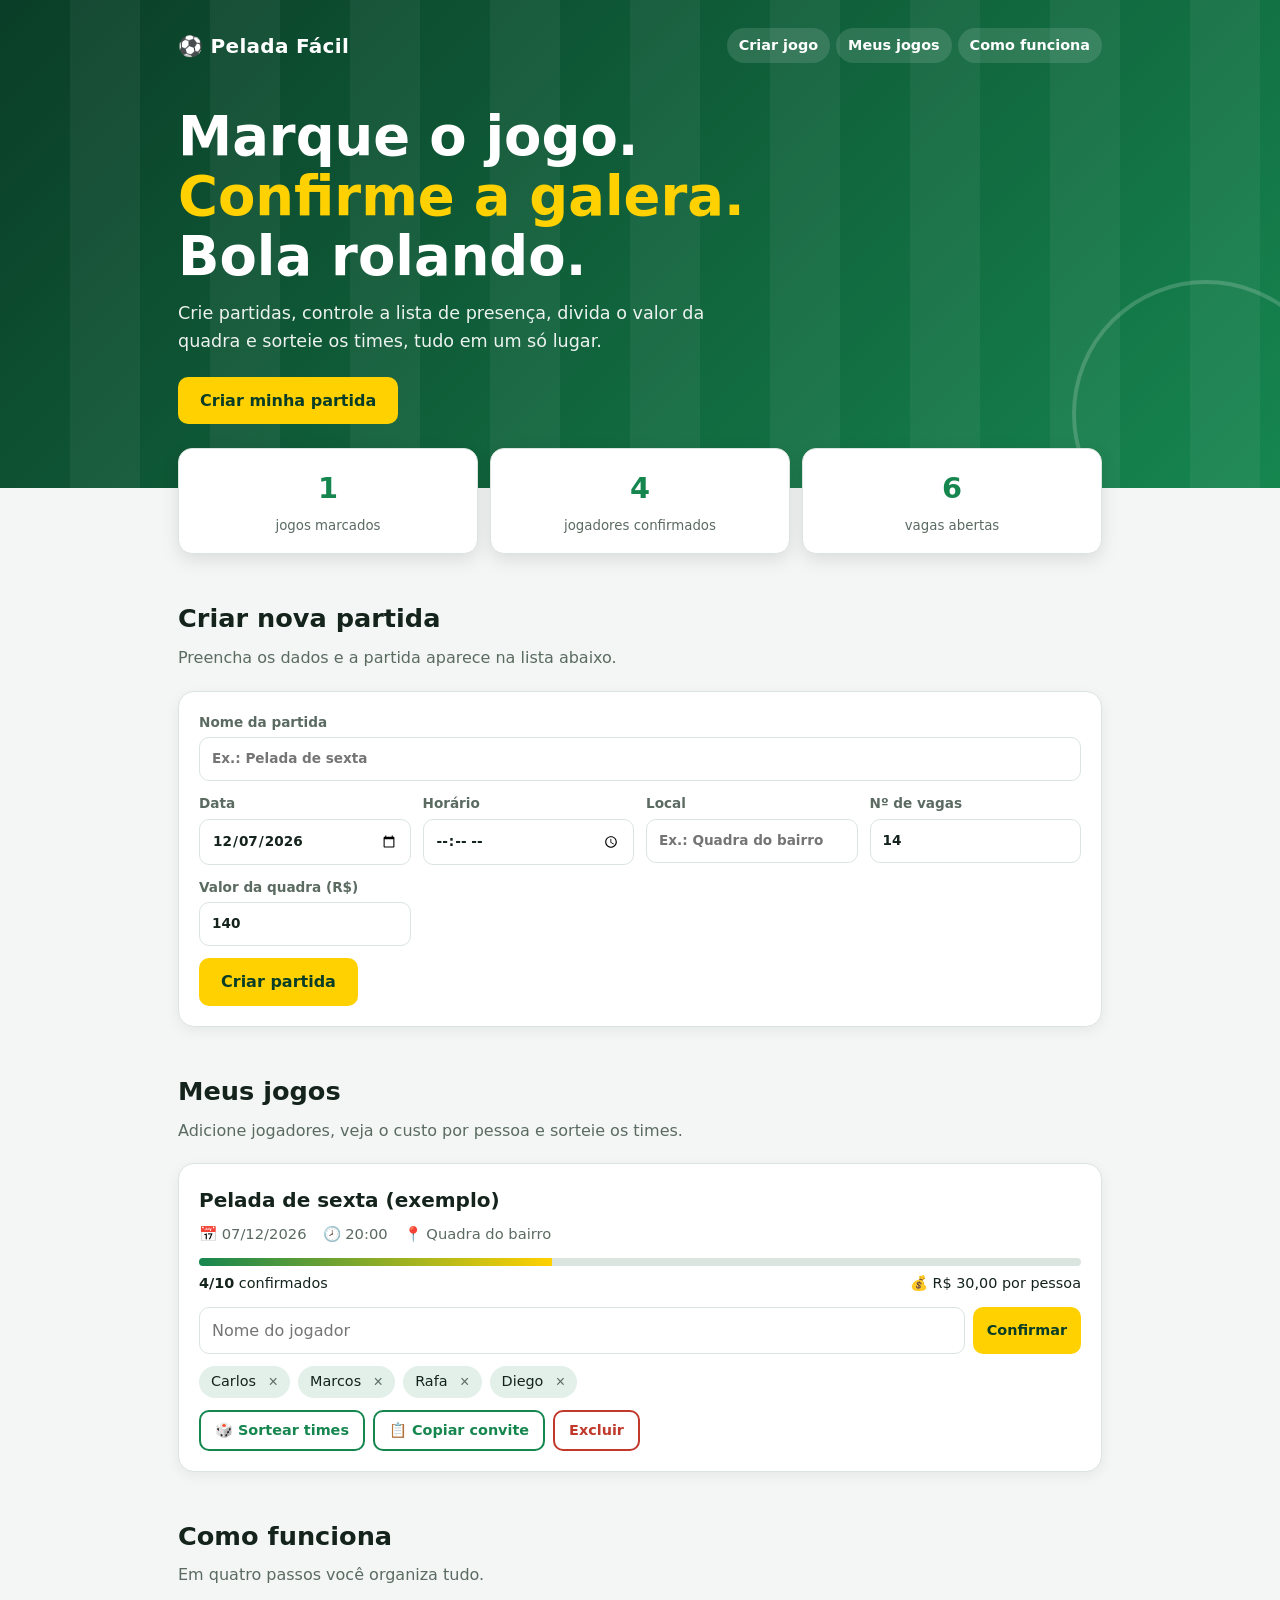
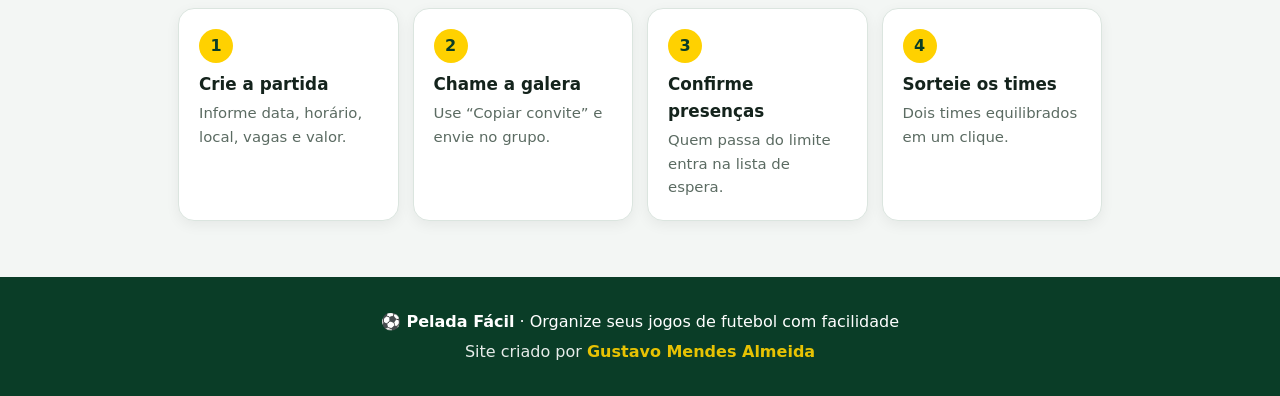
<file: HTML/projeto-web/index.html>
<!DOCTYPE html>
<html lang="pt-BR">
<head>
<meta charset="UTF-8">
<meta name="viewport" content="width=device-width, initial-scale=1, viewport-fit=cover">
<title>Pelada Fácil · Organize seus jogos de futebol</title>
<link rel="stylesheet" href="style.css">
</head>
<body>
<header class="hero">
  <div class="wrap">
    <div class="top"><div class="logo">⚽ Pelada Fácil</div>
      <nav><a href="#criar">Criar jogo</a><a href="#jogos">Meus jogos</a><a href="#como">Como funciona</a></nav></div>
    <h1>Marque o jogo. <span>Confirme a galera.</span> Bola rolando.</h1>
    <p>Crie partidas, controle a lista de presença, divida o valor da quadra e sorteie os times, tudo em um só lugar.</p>
    <a class="btn" href="#criar">Criar minha partida</a>
  </div>
</header>

<main class="wrap">
  <div class="stats">
    <div class="stat"><b id="sJogos">0</b><small>jogos marcados</small></div>
    <div class="stat"><b id="sJog">0</b><small>jogadores confirmados</small></div>
    <div class="stat"><b id="sVagas">0</b><small>vagas abertas</small></div>
  </div>

  <section id="criar">
    <h2>Criar nova partida</h2>
    <p class="sub">Preencha os dados e a partida aparece na lista abaixo.</p>
    <form class="card grid" id="form">
      <div class="full"><label>Nome da partida<input id="nome" required maxlength="40" placeholder="Ex.: Pelada de sexta"></label></div>
      <label>Data<input type="date" id="data" required></label>
      <label>Horário<input type="time" id="hora" required></label>
      <label>Local<input id="local" required maxlength="50" placeholder="Ex.: Quadra do bairro"></label>
      <label>Nº de vagas<input type="number" id="vagas" min="2" max="40" value="14" required></label>
      <label>Valor da quadra (R$)<input type="number" id="valor" min="0" step="0.01" value="140"></label>
      <div class="full"><button class="btn" type="submit">Criar partida</button></div>
    </form>
  </section>

  <section id="jogos">
    <h2>Meus jogos</h2>
    <p class="sub">Adicione jogadores, veja o custo por pessoa e sorteie os times.</p>
    <div id="lista"></div>
  </section>

  <section id="como">
    <h2>Como funciona</h2>
    <p class="sub">Em quatro passos você organiza tudo.</p>
    <div class="passos">
      <div class="card passo"><span class="n">1</span><h3>Crie a partida</h3><p>Informe data, horário, local, vagas e valor.</p></div>
      <div class="card passo"><span class="n">2</span><h3>Chame a galera</h3><p>Use “Copiar convite” e envie no grupo.</p></div>
      <div class="card passo"><span class="n">3</span><h3>Confirme presenças</h3><p>Quem passa do limite entra na lista de espera.</p></div>
      <div class="card passo"><span class="n">4</span><h3>Sorteie os times</h3><p>Dois times equilibrados em um clique.</p></div>
    </div>
  </section>
</main>

<footer>
  <p><strong>⚽ Pelada Fácil</strong> · Organize seus jogos de futebol com facilidade</p>
  <p class="cred">Site criado por <strong>Gustavo Mendes Almeida</strong></p>
</footer>

<script src="script.js"></script>
</body>
</html>
</file>
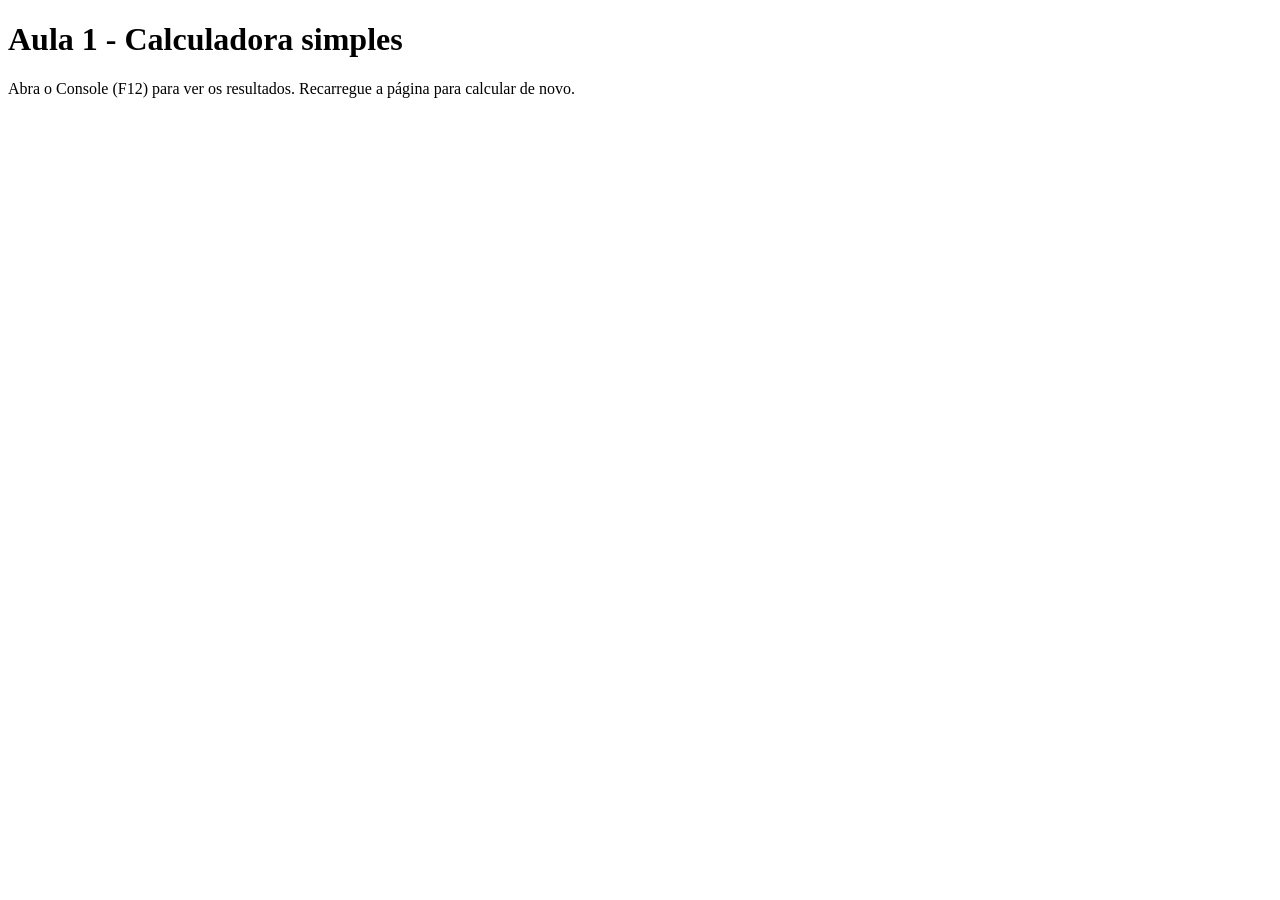
<file: JAVASCRIPT1/aula01/index.html>
<!DOCTYPE html>
<html lang="pt-BR">
<head>
  <meta charset="UTF-8">
  <title>Aula 1 - Calculadora simples</title>
</head>
<body>
  <h1>Aula 1 - Calculadora simples</h1>
  <p>Abra o Console (F12) para ver os resultados. Recarregue a página para calcular de novo.</p>
  <script src="script.js"></script>
</body>
</html>
</file>
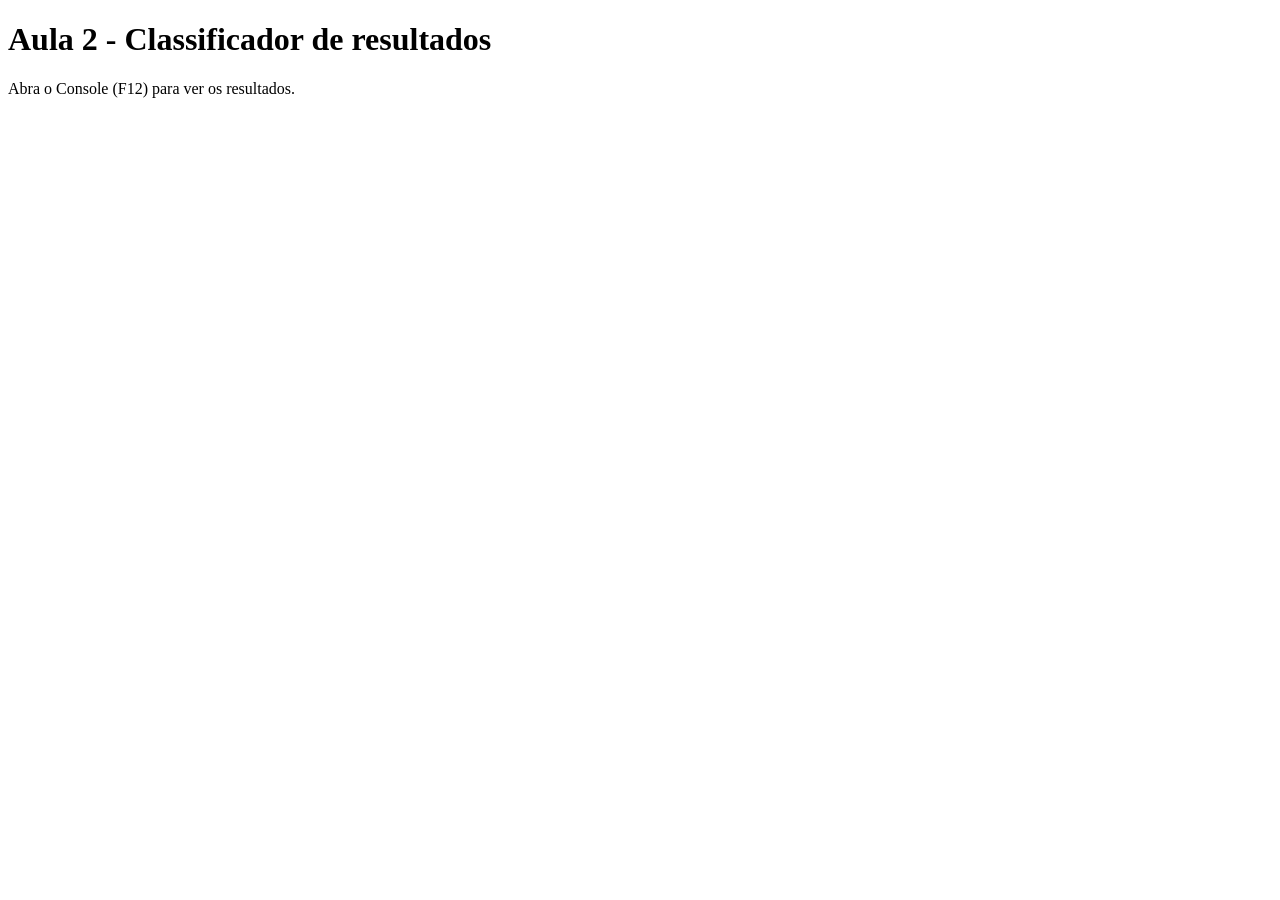
<file: JAVASCRIPT1/aula02/index.html>
<!DOCTYPE html>
<html lang="pt-BR">
<head>
  <meta charset="UTF-8">
  <title>Aula 2 - Classificador de resultados</title>
</head>
<body>
  <h1>Aula 2 - Classificador de resultados</h1>
  <p>Abra o Console (F12) para ver os resultados.</p>
  <script src="script.js"></script>
</body>
</html>
</file>
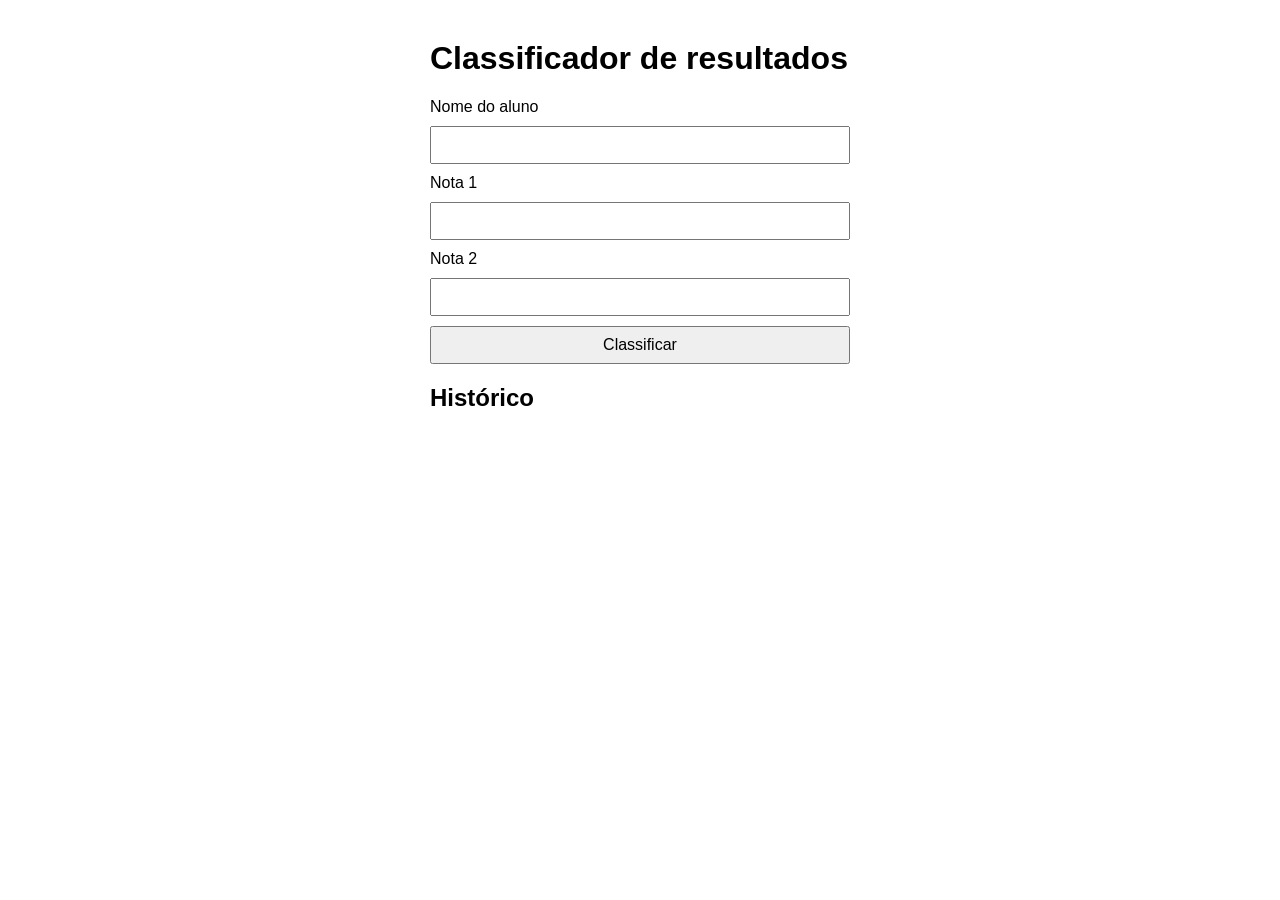
<file: JAVASCRIPT1/aula03/index.html>
<!DOCTYPE html>
<html lang="pt-BR">
<head>
  <meta charset="UTF-8">
  <meta name="viewport" content="width=device-width, initial-scale=1">
  <title>Aula 3 - Classificador de resultados</title>
  <style>
    body { font-family: Arial, sans-serif; max-width: 420px; margin: 40px auto; padding: 0 16px; }
    label, input, button { display: block; width: 100%; box-sizing: border-box; margin-top: 10px; }
    input, button { padding: 8px; font-size: 1rem; }
    #mensagem { margin-top: 16px; padding: 10px; border-radius: 6px; display: none; }
    .aprovado { background: #d4edda; color: #155724; }
    .recuperacao { background: #fff3cd; color: #856404; }
    .reprovado, .erro { background: #f8d7da; color: #721c24; }
    ul { padding-left: 20px; }
  </style>
</head>
<body>
  <h1>Classificador de resultados</h1>

  <form id="formulario">
    <label for="nome">Nome do aluno</label>
    <input type="text" id="nome">

    <label for="nota1">Nota 1</label>
    <input type="number" id="nota1" min="0" max="10" step="0.1">

    <label for="nota2">Nota 2</label>
    <input type="number" id="nota2" min="0" max="10" step="0.1">

    <button type="submit">Classificar</button>
  </form>

  <div id="mensagem"></div>

  <h2>Histórico</h2>
  <ul id="lista"></ul>

  <script src="script.js"></script>
</body>
</html>
</file>
<file: HTML/projeto-web/style.css>
:root{--bg:#f3f6f4;--card:#fff;--tx:#14231c;--mut:#5b6b62;--br:#dbe5df;--g:#0f5c3a;--g2:#16864f;--y:#ffd100;--inp:#fff;box-sizing:border-box;padding-top:env(safe-area-inset-top,0px);padding-bottom:env(safe-area-inset-bottom,0px)}
@media (prefers-color-scheme:dark){:root:not([data-theme="light"]){--bg:#0c1511;--card:#14211a;--tx:#e8f1ec;--mut:#9db0a5;--br:#26382e;--inp:#0f1a14;color-scheme:dark}}
:root[data-theme="dark"]{--bg:#0c1511;--card:#14211a;--tx:#e8f1ec;--mut:#9db0a5;--br:#26382e;--inp:#0f1a14;color-scheme:dark}
*{box-sizing:border-box}
html{scroll-behavior:smooth;scroll-padding-top:env(safe-area-inset-top,0px)}
body{margin:0;background:var(--bg);color:var(--tx);font:16px/1.6 "Segoe UI",system-ui,Arial,sans-serif}
.wrap{max-width:960px;margin:0 auto;padding:0 18px}
.hero{background:linear-gradient(135deg,#0a3d27,#16864f);color:#fff;position:relative;overflow:hidden;padding:28px 0 64px}
.hero::before{content:"";position:absolute;inset:0;background:repeating-linear-gradient(90deg,transparent 0 70px,rgba(255,255,255,.05) 70px 140px)}
.hero::after{content:"";position:absolute;right:-60px;bottom:-60px;width:260px;height:260px;border:4px solid rgba(255,255,255,.18);border-radius:50%}
.hero .wrap{position:relative;z-index:1}
.top{display:flex;justify-content:space-between;align-items:center;gap:12px}
.logo{font-weight:800;font-size:1.25rem;letter-spacing:.3px}
.top nav{display:flex;gap:6px;flex-wrap:wrap}
.top a{color:#fff;text-decoration:none;font-weight:600;font-size:.9rem;padding:6px 12px;border-radius:20px;background:rgba(255,255,255,.12)}
.top a:hover{background:var(--y);color:#0a3d27}
.hero h1{font-size:clamp(2rem,6vw,3.4rem);line-height:1.1;margin:44px 0 12px;max-width:640px}
.hero h1 span{color:var(--y)}
.hero p{max-width:540px;font-size:1.1rem;opacity:.92;margin:0 0 22px}
.btn{display:inline-block;border:0;cursor:pointer;font:inherit;font-weight:700;padding:11px 22px;border-radius:10px;background:var(--y);color:#0a3d27;text-decoration:none}
.btn:hover{filter:brightness(.95)}
.btn.sec{background:transparent;color:var(--g2);border:2px solid var(--g2);padding:8px 16px}
.btn.sm{padding:7px 14px;font-size:.9rem}
.btn.red{background:transparent;color:#c0392b;border:2px solid #c0392b;padding:7px 14px;font-size:.9rem}
.stats{display:grid;grid-template-columns:repeat(3,1fr);gap:12px;margin-top:-40px;position:relative;z-index:2}
.stat{background:var(--card);border:1px solid var(--br);border-radius:14px;padding:16px;text-align:center;box-shadow:0 6px 18px rgba(0,0,0,.1)}
.stat b{display:block;font-size:1.8rem;color:var(--g2)}
.stat small{color:var(--mut)}
section{padding:44px 0 0}
h2{font-size:1.6rem;margin:0 0 6px}
.sub{color:var(--mut);margin:0 0 20px}
.card{background:var(--card);border:1px solid var(--br);border-radius:16px;padding:20px;box-shadow:0 4px 14px rgba(0,0,0,.06)}
form.grid{display:grid;grid-template-columns:repeat(auto-fit,minmax(170px,1fr));gap:12px}
label{font-size:.85rem;font-weight:600;color:var(--mut);display:block}
input{width:100%;margin-top:4px;padding:10px 12px;font:inherit;color:var(--tx);background:var(--inp);border:1.5px solid var(--br);border-radius:10px}
input:focus{outline:none;border-color:var(--g2);box-shadow:0 0 0 3px rgba(22,134,79,.2)}
form .full{grid-column:1/-1}
#lista{display:grid;gap:18px}
.jogo h3{margin:0;font-size:1.25rem}
.meta{display:flex;flex-wrap:wrap;gap:8px 16px;color:var(--mut);font-size:.92rem;margin:6px 0 12px}
.bar{height:8px;background:var(--br);border-radius:6px;overflow:hidden}
.bar i{display:block;height:100%;background:linear-gradient(90deg,var(--g2),var(--y))}
.info{display:flex;justify-content:space-between;flex-wrap:wrap;gap:6px;font-size:.9rem;margin:6px 0 12px}
.add{display:flex;gap:8px}
.add input{margin:0}
.jog{list-style:none;padding:0;margin:12px 0;display:flex;flex-wrap:wrap;gap:8px}
.jog li{background:rgba(22,134,79,.12);border-radius:20px;padding:4px 6px 4px 12px;font-size:.9rem;display:flex;align-items:center;gap:6px}
.jog li.esp{background:rgba(255,209,0,.2)}
.jog button{border:0;background:transparent;color:var(--mut);cursor:pointer;font-size:1rem;border-radius:50%;width:22px;height:22px}
.jog button:hover{background:rgba(192,57,43,.2);color:#c0392b}
.times{display:grid;grid-template-columns:1fr 1fr;gap:12px;margin:12px 0}
.time{border-radius:12px;padding:12px;border:1px solid var(--br)}
.time.a{background:rgba(214,40,40,.1)}.time.b{background:rgba(29,78,216,.1)}
.time h4{margin:0 0 6px}.time ul{margin:0;padding-left:18px}
.acoes{display:flex;flex-wrap:wrap;gap:8px;margin-top:10px}
.vazio{text-align:center;color:var(--mut);padding:30px}
.passos{display:grid;grid-template-columns:repeat(auto-fit,minmax(200px,1fr));gap:14px}
.passo .n{display:inline-grid;place-items:center;width:34px;height:34px;border-radius:50%;background:var(--y);color:#0a3d27;font-weight:800;margin-bottom:8px}
.passo h3{margin:0 0 4px;font-size:1.05rem}.passo p{margin:0;color:var(--mut);font-size:.93rem}
footer{margin-top:56px;background:#0a3d27;color:#fff;text-align:center;padding:28px 18px calc(28px + env(safe-area-inset-bottom,0px))}
footer p{margin:4px 0}.cred{opacity:.9}.cred strong{color:var(--y)}
@media(max-width:560px){.stats{gap:8px}.stat b{font-size:1.4rem}.times{grid-template-columns:1fr}.top nav{display:none}}
</file>
